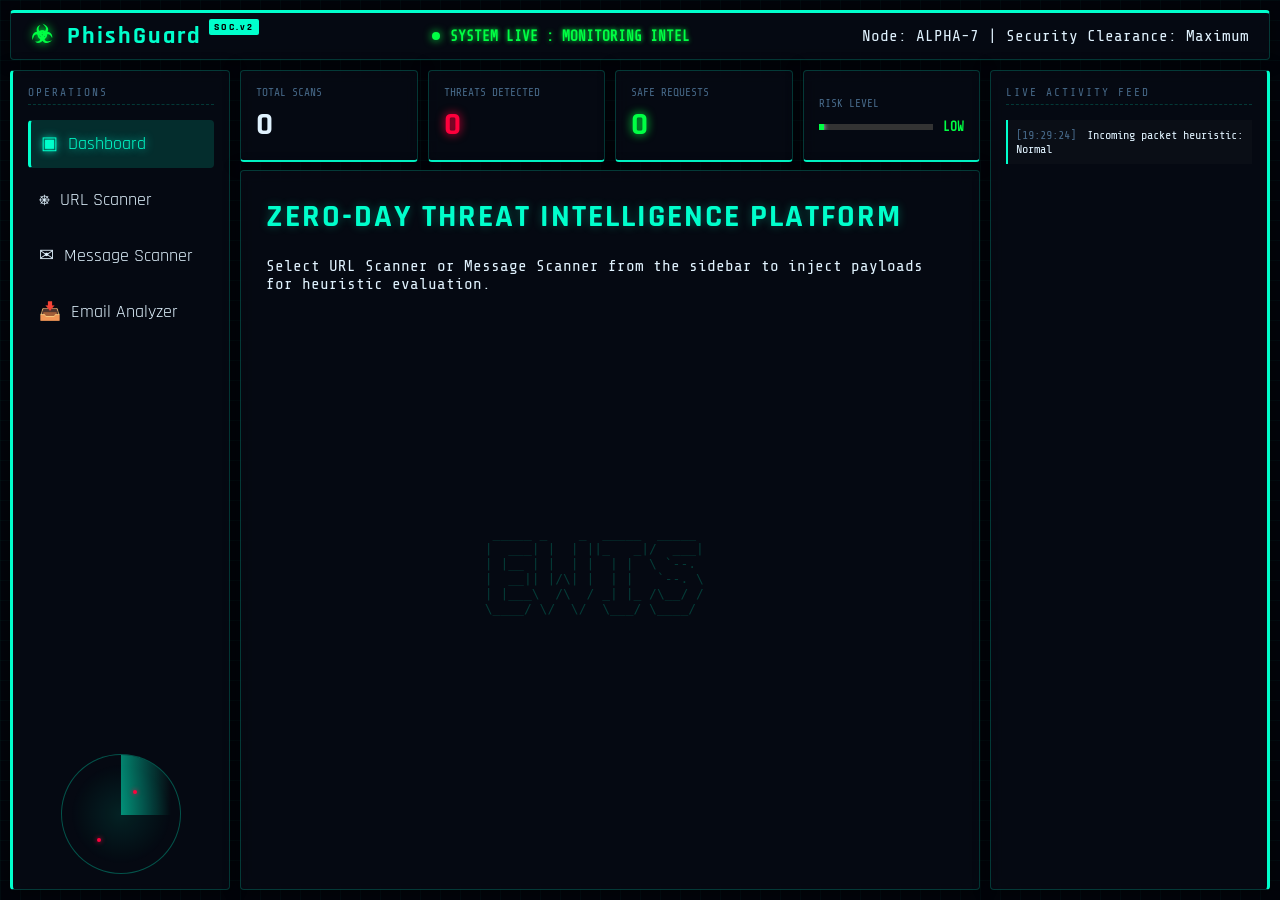
<file: frontend/index.html>
<!DOCTYPE html>
<html lang="en">
<head>
    <meta charset="UTF-8">
    <meta name="viewport" content="width=device-width, initial-scale=1.0">
    <title>PhishGuard | Zero-Day Threat Intel</title>
    <!-- Fonts -->
    <link href="https://fonts.googleapis.com/css2?family=Share+Tech+Mono&family=Rajdhani:wght@400;600;700&display=swap" rel="stylesheet">
    <link rel="stylesheet" href="style.css">
</head>
<body>

    <!-- Flash Overlay for Phishing -->
    <div id="alert-flash" class="alert-flash hidden"></div>

    <div class="dashboard-wrapper">
        
        <!-- TOP HEADER -->
        <header class="top-header glass">
            <div class="header-left">
                <div class="logo">
                    <span class="icon">☣</span> PhishGuard <span class="badge">SOC.v2</span>
                </div>
            </div>
            <div class="header-center">
                <div class="status-box" id="global-status">
                    <div class="pulse-dot"></div>
                    <span id="global-text">SYSTEM LIVE : MONITORING INTEL</span>
                </div>
            </div>
            <div class="header-right">
                <div class="user-info">Node: ALPHA-7 | Security Clearance: Maximum</div>
            </div>
        </header>

        <!-- MAIN LAYOUT container -->
        <div class="main-layout">
            
            <!-- LEFT SIDEBAR -->
            <aside class="sidebar glass">
                <div class="sidebar-title">OPERATIONS</div>
                <nav>
                    <button class="nav-btn active" onclick="switchTab('tab-dashboard')">
                        <span class="btn-icon">▣</span> Dashboard
                    </button>
                    <button class="nav-btn" onclick="switchTab('tab-url')">
                        <span class="btn-icon">⎈</span> URL Scanner
                    </button>
                    <button class="nav-btn" onclick="switchTab('tab-msg')">
                        <span class="btn-icon">✉</span> Message Scanner
                    </button>
                    <button class="nav-btn" onclick="switchTab('tab-email')">
                        <span class="btn-icon">📥</span> Email Analyzer
                    </button>
                </nav>

                <div class="sidebar-bottom">
                    <div class="cyber-radar">
                        <div class="radar-scan"></div>
                        <div class="radar-dot dot-1"></div>
                        <div class="radar-dot dot-2"></div>
                    </div>
                </div>
            </aside>

            <!-- CENTER CONTENT -->
            <main class="center-content">
                
                <!-- ANALYTICS WIDGETS -->
                <div class="widgets-row">
                    <div class="widget glass">
                        <div class="w-title">TOTAL SCANS</div>
                        <div class="w-value" id="wdgt-scans">0</div>
                    </div>
                    <div class="widget glass">
                        <div class="w-title">THREATS DETECTED</div>
                        <div class="w-value threat-text" id="wdgt-threats">0</div>
                    </div>
                    <div class="widget glass">
                        <div class="w-title">SAFE REQUESTS</div>
                        <div class="w-value safe-text" id="wdgt-safe">0</div>
                    </div>
                    <div class="widget glass gauge-widget">
                        <div class="w-title">RISK LEVEL</div>
                        <div class="gauge-container">
                            <div class="gauge-fill" id="risk-gauge"></div>
                            <div class="gauge-text" id="risk-text">LOW</div>
                        </div>
                    </div>
                </div>

                <!-- SCAN PANELS (TABS) -->
                <div class="workspace">
                    
                    <div id="tab-dashboard" class="tab-pane active glass">
                        <h2>ZERO-DAY THREAT INTELLIGENCE PLATFORM</h2>
                        <p class="subtitle">Select URL Scanner or Message Scanner from the sidebar to inject payloads for heuristic evaluation.</p>
                        
                        <div class="hacker-decor">
                            <pre>
   _____ _    _  _____  _____       
  |  ___| |  | ||_   _|/  ___|      
  | |__ | |  | |  | |  \ `--.       
  |  __|| |/\| |  | |   `--. \      
  | |___\  /\  / _| |_ /\__/ /      
  \____/ \/  \/  \___/ \____/       
                            </pre>
                        </div>
                    </div>

                    <div id="tab-url" class="tab-pane glass hidden">
                        <h2>URL ENGINE</h2>
                        <div class="input-section">
                            <input type="text" id="input-url" class="cyber-input" placeholder="Inject URL payload (ex: http://suspicious-site.com)" autocomplete="off">
                            <button class="scan-btn" onclick="runScan('url')">
                                <span>INITIALIZE SCAN SEQUENCE</span>
                            </button>
                        </div>
                    </div>

                    <div id="tab-msg" class="tab-pane glass hidden">
                        <h2>MESSAGE ENGINE</h2>
                        <div class="input-section">
                            <textarea id="input-msg" class="cyber-input" placeholder="Inject email/SMS raw payload..." rows="4"></textarea>
                            <button class="scan-btn" onclick="runScan('msg')">
                                <span>INITIALIZE SCAN SEQUENCE</span>
                            </button>
                        </div>
                    </div>

                    <div id="tab-email" class="tab-pane glass hidden">
                        <h2>EMAIL FORENSICS</h2>
                        <p class="subtitle" style="margin-bottom: 20px; color: var(--text-dim);">Upload a .eml file exported from your email client to perform deep header inspection.</p>
                        <div class="input-section">
                            <label class="cyber-file-upload">
                                <input type="file" id="input-eml" accept=".eml" class="hidden-file-input" onchange="updateFileName()">
                                <div class="upload-area">
                                    <span class="upload-icon">⬇</span>
                                    <span id="file-name-display">Upload a .eml file exported from your email client</span>
                                </div>
                            </label>
                            <button class="scan-btn" onclick="runEmailScan()">
                                <span>INITIALIZE HEADER INSPECTION</span>
                            </button>
                        </div>
                    </div>

                    <!-- RESULT PANEL (BIG CARD) -->
                    <div id="result-card" class="result-card glass hidden">
                        <div class="result-top">
                            <h1 id="result-status" class="status-safe">SAFE</h1>
                            <div class="confidence-circle">
                                <svg viewBox="0 0 36 36" class="circular-chart">
                                    <path class="circle-bg"
                                      d="M18 2.0845
                                        a 15.9155 15.9155 0 0 1 0 31.831
                                        a 15.9155 15.9155 0 0 1 0 -31.831"
                                    />
                                    <path class="circle" id="conf-circle"
                                      stroke-dasharray="0, 100"
                                      d="M18 2.0845
                                        a 15.9155 15.9155 0 0 1 0 31.831
                                        a 15.9155 15.9155 0 0 1 0 -31.831"
                                    />
                                    <text x="18" y="20.35" class="percentage" id="conf-text">0%</text>
                                </svg>
                                <span>CONFIDENCE</span>
                            </div>
                        </div>

                        <div class="progress-wrap">
                            <div class="progress-bar">
                                <div id="result-bar" class="progress-fill safe-glow"></div>
                            </div>
                        </div>

                        <div class="explanation-box">
                            <h3>HEURISTIC ANALYSIS:</h3>
                            <p id="result-expl"></p>
                        </div>
                    </div>

                </div>
            </main>

            <!-- RIGHT PANEL: LIVE ACTIVITY FEED -->
            <aside class="activity-feed glass">
                <div class="sidebar-title">LIVE ACTIVITY FEED</div>
                <div class="feed-container" id="feed-logs">
                    <!-- Logs go here -->
                </div>
            </aside>

        </div>
    </div>

    <!-- Scanning Overlay Animation -->
    <div id="scan-overlay" class="scan-overlay hidden">
        <div class="scanner-box">
            <div class="scan-line"></div>
            <h2 class="blink-text">ANALYZING PAYLOAD...</h2>
            <p>Comparing against Zero-Day Heuristics</p>
        </div>
    </div>

    <script src="script.js"></script>
</body>
</html>
</file>
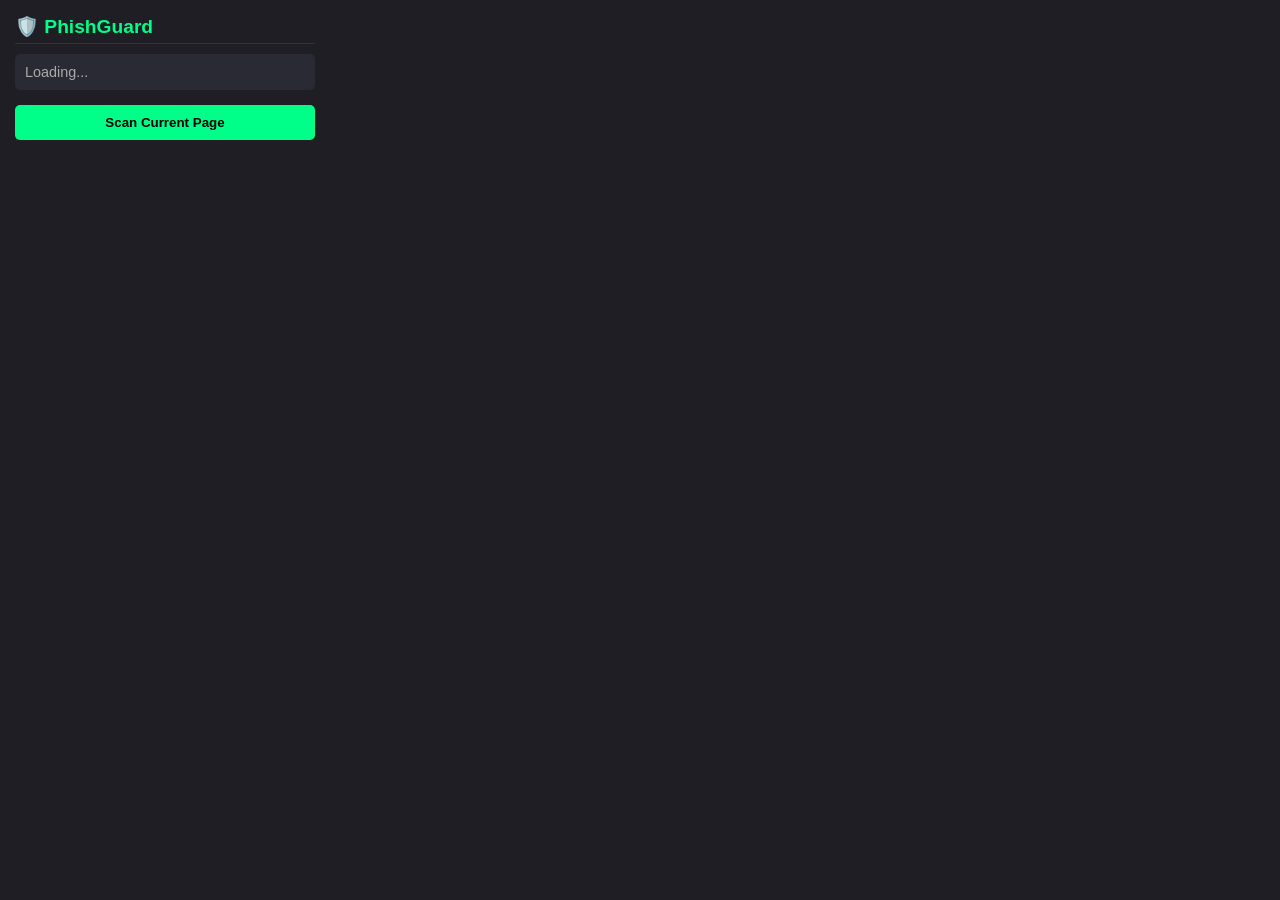
<file: extension/popup.html>
<!DOCTYPE html>
<html>
<head>
  <style>
    body {
      width: 300px;
      font-family: 'Segoe UI', Tahoma, Geneva, Verdana, sans-serif;
      padding: 15px;
      margin: 0;
      background: #1e1e24;
      color: white;
    }
    h2 {
      margin: 0 0 10px 0;
      font-size: 1.2rem;
      color: #00ff88;
      border-bottom: 1px solid #333;
      padding-bottom: 5px;
    }
    .url-box {
      background: #2a2a35;
      padding: 10px;
      border-radius: 5px;
      word-wrap: break-word;
      font-size: 0.9rem;
      margin-bottom: 15px;
      color: #aaa;
    }
    button {
      width: 100%;
      padding: 10px;
      background: #00ff88;
      color: #000;
      border: none;
      border-radius: 5px;
      font-weight: bold;
      cursor: pointer;
    }
    button:hover { background: #00cc6a; }
    
    #result {
      margin-top: 15px;
      padding: 10px;
      border-radius: 5px;
      display: none;
    }
    .danger { background: rgba(255, 51, 102, 0.2); border: 1px solid #ff3366; }
    .safe { background: rgba(0, 255, 136, 0.2); border: 1px solid #00ff88; }
    
    .status { font-weight: bold; margin-bottom: 5px; display: block; }
    .confidence { font-size: 0.8rem; opacity: 0.8; }
  </style>
</head>
<body>
  <h2>🛡️ PhishGuard</h2>
  <div class="url-box" id="current-url">Loading...</div>
  <button id="scan-btn">Scan Current Page</button>
  
  <div id="result">
    <span id="res-status" class="status"></span>
    <span id="res-conf" class="confidence"></span>
    <p id="res-exp" style="font-size: 0.8rem; margin-top: 5px;"></p>
  </div>

  <script src="popup.js"></script>
</body>
</html>
</file>
<file: frontend/style.css>
:root {
    --bg-color: #02040a;
    --glass-bg: rgba(8, 12, 22, 0.7);
    --glass-border: rgba(0, 255, 204, 0.2);

    --neon-cyan: #00ffcc;
    --neon-green: #00ff44;
    --neon-red: #ff003c;
    --neon-yellow: #ffea00;

    --text-main: #e0f2fe;
    --text-dim: #476a8a;

    --font-heading: 'Rajdhani', sans-serif;
    --font-mono: 'Share Tech Mono', monospace;
}

* {
    box-sizing: border-box;
    margin: 0;
    padding: 0;
}

body {
    background-color: var(--bg-color);
    color: var(--text-main);
    font-family: var(--font-mono);
    height: 100vh;
    overflow-y: auto;
    background-image:
        linear-gradient(rgba(0, 255, 204, 0.03) 1px, transparent 1px),
        linear-gradient(90deg, rgba(0, 255, 204, 0.03) 1px, transparent 1px);
    background-size: 20px 20px;
}

/* Glassmorphism Classes */
.glass {
    background: var(--glass-bg);
    backdrop-filter: blur(8px);
    border: 1px solid var(--glass-border);
    box-shadow: 0 0 15px rgba(0, 0, 0, 0.5);
}

.dashboard-wrapper {
    display: flex;
    flex-direction: column;
    height: 100vh;
    padding: 10px;
    gap: 10px;
}

/* Alert Flash */
.alert-flash {
    position: fixed;
    top: 0;
    left: 0;
    width: 100vw;
    height: 100vh;
    background: rgba(255, 0, 60, 0.15);
    z-index: 999;
    pointer-events: none;
    animation: flash-red 0.5s ease-out;
}

@keyframes flash-red {
    0% {
        background: rgba(255, 0, 60, 0.5);
    }

    100% {
        background: transparent;
    }
}

.hidden {
    display: none !important;
}

/* TOP HEADER */
.top-header {
    height: 50px;
    display: flex;
    justify-content: space-between;
    align-items: center;
    padding: 0 20px;
    border-radius: 4px;
    border-top: 3px solid var(--neon-cyan);
}

.logo {
    font-family: var(--font-heading);
    font-size: 1.5rem;
    font-weight: 700;
    color: var(--neon-cyan);
    letter-spacing: 2px;
}

.logo .icon {
    color: var(--neon-green);
    text-shadow: 0 0 10px var(--neon-green);
    margin-right: 5px;
}

.badge {
    font-size: 0.6rem;
    background: var(--neon-cyan);
    color: #000;
    padding: 2px 5px;
    border-radius: 2px;
    vertical-align: top;
}

.status-box {
    display: flex;
    align-items: center;
    gap: 10px;
    font-weight: bold;
    font-size: 0.9rem;
    color: var(--neon-green);
    text-shadow: 0 0 5px var(--neon-green);
}

.pulse-dot {
    width: 8px;
    height: 8px;
    background: var(--neon-green);
    border-radius: 50%;
    box-shadow: 0 0 8px var(--neon-green);
    animation: pulse 1.5s infinite;
}

@keyframes pulse {
    0% {
        opacity: 0.5;
        transform: scale(0.8);
    }

    50% {
        opacity: 1;
        transform: scale(1.2);
    }

    100% {
        opacity: 0.5;
        transform: scale(0.8);
    }
}

.status-danger {
    color: var(--neon-red) !important;
    text-shadow: 0 0 10px var(--neon-red) !important;
}

.status-danger .pulse-dot {
    background: var(--neon-red);
    box-shadow: 0 0 10px var(--neon-red);
    animation: urgent-pulse 0.5s infinite;
}

@keyframes urgent-pulse {
    0% {
        transform: scale(1);
    }

    100% {
        transform: scale(1.5);
        opacity: 0;
    }
}

/* MAIN LAYOUT */
.main-layout {
    display: flex;
    flex: 1;
    gap: 10px;
    min-height: 0;
}

/* LEFT SIDEBAR */
.sidebar {
    width: 220px;
    border-radius: 4px;
    display: flex;
    flex-direction: column;
    padding: 15px;
    border-left: 3px solid var(--neon-cyan);
}

.sidebar-title {
    font-size: 0.7rem;
    color: var(--text-dim);
    letter-spacing: 2px;
    margin-bottom: 15px;
    border-bottom: 1px dashed var(--glass-border);
    padding-bottom: 5px;
}

.nav-btn {
    width: 100%;
    text-align: left;
    background: transparent;
    border: 1px solid transparent;
    color: var(--text-main);
    font-family: var(--font-heading);
    font-size: 1.1rem;
    padding: 12px 10px;
    margin-bottom: 8px;
    cursor: pointer;
    transition: 0.3s;
    border-radius: 4px;
    display: flex;
    align-items: center;
    gap: 10px;
}

.nav-btn:hover {
    background: rgba(0, 255, 204, 0.1);
    color: var(--neon-cyan);
    text-shadow: 0 0 5px var(--neon-cyan);
    padding-left: 15px;
}

.nav-btn.active {
    background: rgba(0, 255, 204, 0.15);
    border-left: 3px solid var(--neon-cyan);
    color: var(--neon-cyan);
    text-shadow: 0 0 8px var(--neon-cyan);
}

.sidebar-bottom {
    margin-top: auto;
    display: flex;
    justify-content: center;
}

.cyber-radar {
    width: 120px;
    height: 120px;
    border-radius: 50%;
    border: 1px solid rgba(0, 255, 204, 0.3);
    position: relative;
    overflow: hidden;
    background: radial-gradient(circle, rgba(0, 255, 204, 0.1) 0%, transparent 60%);
}

.radar-scan {
    position: absolute;
    top: 0;
    left: 50%;
    width: 50px;
    height: 60px;
    background: linear-gradient(90deg, var(--neon-cyan), transparent);
    transform-origin: bottom left;
    animation: spin 3s linear infinite;
    opacity: 0.5;
}

@keyframes spin {
    100% {
        transform: rotate(360deg);
    }
}

.radar-dot {
    position: absolute;
    width: 4px;
    height: 4px;
    background: var(--neon-red);
    border-radius: 50%;
    box-shadow: 0 0 5px var(--neon-red);
    animation: ping 3s infinite;
}

.dot-1 {
    top: 30%;
    left: 60%;
    animation-delay: 0.5s;
}

.dot-2 {
    top: 70%;
    left: 30%;
    animation-delay: 1.5s;
}

@keyframes ping {

    0%,
    100% {
        opacity: 0;
    }

    50% {
        opacity: 1;
    }
}

/* CENTER CONTENT */
.center-content {
    flex: 1;
    display: flex;
    flex-direction: column;
    gap: 10px;
    min-width: 0;
}

.widgets-row {
    display: grid;
    grid-template-columns: repeat(4, 1fr);
    gap: 10px;
    height: 90px;
}

.widget {
    border-radius: 4px;
    padding: 15px;
    display: flex;
    flex-direction: column;
    justify-content: center;
    position: relative;
    border-bottom: 2px solid var(--neon-cyan);
}

.w-title {
    font-size: 0.7rem;
    color: var(--text-dim);
}

.w-value {
    font-family: var(--font-heading);
    font-size: 2rem;
    font-weight: 700;
    margin-top: 5px;
}

.threat-text {
    color: var(--neon-red);
    text-shadow: 0 0 10px var(--neon-red);
}

.safe-text {
    color: var(--neon-green);
    text-shadow: 0 0 10px var(--neon-green);
}

.gauge-container {
    display: flex;
    align-items: center;
    gap: 10px;
    margin-top: 10px;
}

.gauge-fill {
    width: 100%;
    height: 6px;
    background: #333;
    position: relative;
    overflow: hidden;
}

.gauge-fill::after {
    content: '';
    position: absolute;
    top: 0;
    left: 0;
    height: 100%;
    width: 5%;
    background: var(--neon-green);
    transition: width 0.5s, background 0.5s;
    box-shadow: 0 0 5px currentColor;
}

.gauge-fill.high::after {
    width: 90%;
    background: var(--neon-red);
}

.gauge-fill.med::after {
    width: 50%;
    background: var(--neon-yellow);
}

.gauge-text {
    font-size: 0.8rem;
    font-weight: bold;
    color: var(--neon-green);
}

.gauge-text.high {
    color: var(--neon-red);
}

/* WORKSPACE PANELS */
.workspace {
    flex: 1;
    display: flex;
    flex-direction: column;
    gap: 10px;
}

.tab-pane {
    flex: 1;
    padding: 25px;
    border-radius: 4px;
    display: flex;
    flex-direction: column;
}

.tab-pane h2 {
    font-family: var(--font-heading);
    color: var(--neon-cyan);
    font-size: 2rem;
    text-shadow: 0 0 10px rgba(0, 255, 204, 0.3);
    letter-spacing: 2px;
    margin-bottom: 20px;
}

.hacker-decor {
    flex: 1;
    display: flex;
    align-items: center;
    justify-content: center;
    color: var(--neon-cyan);
    opacity: 0.2;
}

.cyber-input {
    width: 100%;
    background: rgba(0, 0, 0, 0.5);
    border: 1px solid var(--glass-border);
    padding: 15px;
    color: var(--neon-cyan);
    font-family: var(--font-mono);
    font-size: 1rem;
    margin-bottom: 15px;
    transition: 0.3s;
}

.cyber-input:focus {
    outline: none;
    border-color: var(--neon-cyan);
    box-shadow: 0 0 15px rgba(0, 255, 204, 0.2);
}

textarea.cyber-input {
    resize: vertical;
    min-height: 120px;
}

.scan-btn {
    width: 100%;
    padding: 15px;
    background: rgba(0, 255, 204, 0.1);
    border: 1px solid var(--neon-cyan);
    color: var(--neon-cyan);
    font-family: var(--font-mono);
    font-weight: bold;
    font-size: 1.1rem;
    cursor: pointer;
    transition: 0.3s;
    position: relative;
    overflow: hidden;
}

.scan-btn:hover {
    background: rgba(0, 255, 204, 0.3);
    border-color: #fff;
    color: #fff;
    text-shadow: 0 0 8px #fff;
    box-shadow: 0 0 20px rgba(0, 255, 204, 0.5);
    transform: translateY(-2px);
}

/* BIG RESULT CARD */
.result-card {
    margin-top: auto;
    border: 2px solid;
    border-radius: 4px;
    padding: 25px;
    display: flex;
    flex-direction: column;
    gap: 20px;
    animation: slide-up 0.4s ease-out;
}

@keyframes slide-up {
    from {
        transform: translateY(20px);
        opacity: 0;
    }

    to {
        transform: translateY(0);
        opacity: 1;
    }
}

.result-top {
    display: flex;
    justify-content: space-between;
    align-items: center;
}

#result-status {
    font-family: var(--font-heading);
    font-size: 4rem;
    margin: 0;
    line-height: 1;
}

.status-safe {
    color: var(--neon-green);
    text-shadow: 0 0 20px var(--neon-green);
}

.status-danger {
    color: var(--neon-red);
    text-shadow: 0 0 20px var(--neon-red);
}

/* Circular Chart */
.confidence-circle {
    display: flex;
    flex-direction: column;
    align-items: center;
    width: 80px;
}

.circular-chart {
    display: block;
    margin: 0 auto;
    max-width: 80%;
    max-height: 250px;
}

.circle-bg {
    fill: none;
    stroke: rgba(255, 255, 255, 0.1);
    stroke-width: 3.8;
}

.circle {
    fill: none;
    stroke-width: 2.8;
    stroke-linecap: round;
    transition: stroke-dasharray 1.5s ease;
    stroke: var(--neon-cyan);
}

.circle.danger-stroke {
    stroke: var(--neon-red);
}

.circle.warn-stroke {
    stroke: var(--neon-yellow);
}

.circle.safe-stroke {
    stroke: var(--neon-green);
}

.percentage {
    fill: #fff;
    font-family: var(--font-mono);
    font-size: 0.5em;
    text-anchor: middle;
}

.confidence-circle span {
    font-size: 0.6rem;
    color: var(--text-dim);
    margin-top: 5px;
}

/* Progress Bar */
.progress-wrap {
    width: 100%;
    background: rgba(255, 255, 255, 0.05);
    height: 8px;
    border-radius: 4px;
    overflow: hidden;
}

.progress-fill {
    height: 100%;
    width: 0%;
    transition: width 1s ease-out;
}

.safe-glow {
    background: var(--neon-green);
    box-shadow: 0 0 10px var(--neon-green);
}

.danger-glow {
    background: var(--neon-red);
    box-shadow: 0 0 10px var(--neon-red);
}

.warn-glow {
    background: var(--neon-yellow);
    box-shadow: 0 0 10px var(--neon-yellow);
}

.explanation-box {
    background: rgba(0, 0, 0, 0.5);
    padding: 15px;
    border-left: 3px solid var(--neon-cyan);
    font-size: 0.95rem;
    line-height: 1.5;
    color: var(--text-main);
}

.explanation-box h3 {
    font-size: 0.8rem;
    color: var(--text-dim);
    margin-bottom: 5px;
}

/* RIGHT PANEL: LIVE FEED */
.activity-feed {
    width: 280px;
    border-radius: 4px;
    border-right: 3px solid var(--neon-cyan);
    display: flex;
    flex-direction: column;
    padding: 15px;
}

.feed-container {
    flex: 1;
    overflow-y: auto;
    overflow-x: hidden;
    display: flex;
    flex-direction: column;
    gap: 8px;
}

.feed-container::-webkit-scrollbar {
    width: 4px;
}

.feed-container::-webkit-scrollbar-thumb {
    background: rgba(0, 255, 204, 0.3);
}

.feed-log {
    font-size: 0.75rem;
    padding: 8px;
    border-left: 2px solid;
    background: rgba(255, 255, 255, 0.02);
    animation: fade-in 0.3s forwards;
    word-wrap: break-word;
}

@keyframes fade-in {
    from {
        opacity: 0;
        transform: translateX(10px);
    }

    to {
        opacity: 1;
        transform: translateX(0);
    }
}

.log-time {
    color: var(--text-dim);
    margin-right: 5px;
}

.log-info {
    border-left-color: var(--neon-cyan);
    color: var(--text-main);
}

.log-warn {
    border-left-color: var(--neon-yellow);
    color: var(--neon-yellow);
}

.log-crit {
    border-left-color: var(--neon-red);
    color: var(--neon-red);
    background: rgba(255, 0, 60, 0.1);
}

.log-safe {
    border-left-color: var(--neon-green);
    color: var(--neon-green);
}

/* SCANNER OVERLAY */
.scan-overlay {
    position: fixed;
    top: 0;
    left: 0;
    width: 100vw;
    height: 100vh;
    background: rgba(0, 0, 0, 0.85);
    backdrop-filter: blur(5px);
    z-index: 50;
    display: flex;
    align-items: center;
    justify-content: center;
}

.scanner-box {
    border: 2px solid var(--neon-cyan);
    padding: 40px;
    text-align: center;
    position: relative;
    overflow: hidden;
    background: rgba(0, 255, 204, 0.05);
}

.scan-line {
    position: absolute;
    top: 0;
    left: 0;
    width: 100%;
    height: 5px;
    background: var(--neon-cyan);
    box-shadow: 0 0 20px var(--neon-cyan);
    animation: scan-move 1.5s linear infinite alternate;
}

@keyframes scan-move {
    0% {
        top: 0;
    }

    100% {
        top: calc(100% - 5px);
    }
}

.blink-text {
    color: var(--neon-cyan);
    font-family: var(--font-heading);
    font-size: 2.5rem;
    letter-spacing: 3px;
    animation: blinker 1s linear infinite;
    margin-bottom: 10px;
}

@keyframes blinker {
    50% {
        opacity: 0.5;
    }
}

/* EMAIL FILE UPLOAD */
.cyber-file-upload {
    display: block;
    width: 100%;
    margin-bottom: 15px;
    cursor: pointer;
}

.hidden-file-input {
    display: none;
}

.upload-area {
    border: 2px dashed var(--neon-cyan);
    padding: 30px;
    text-align: center;
    background: rgba(0, 255, 204, 0.05);
    transition: 0.3s;
    border-radius: 4px;
    display: flex;
    flex-direction: column;
    align-items: center;
    gap: 10px;
}

.upload-area:hover {
    background: rgba(0, 255, 204, 0.1);
    border-color: #fff;
    box-shadow: 0 0 15px rgba(0, 255, 204, 0.3);
}

.upload-icon {
    font-size: 2rem;
    color: var(--neon-cyan);
}

#file-name-display {
    font-family: var(--font-mono);
    color: var(--text-main);
    font-size: 1rem;
}

/* EMAIL HEADER DISPLAY */
.header-grid {
    display: grid;
    grid-template-columns: 120px 1fr;
    gap: 10px;
    text-align: left;
    font-size: 0.85rem;
    background: rgba(0, 0, 0, 0.4);
    padding: 15px;
    border-radius: 4px;
    margin-bottom: 15px;
}

.h-label {
    color: var(--neon-cyan);
    font-weight: bold;
}

.h-val {
    color: var(--text-main);
    word-break: break-all;
}

.suspicious-highlight {
    color: var(--neon-red);
    text-shadow: 0 0 5px var(--neon-red);
}
</file>
